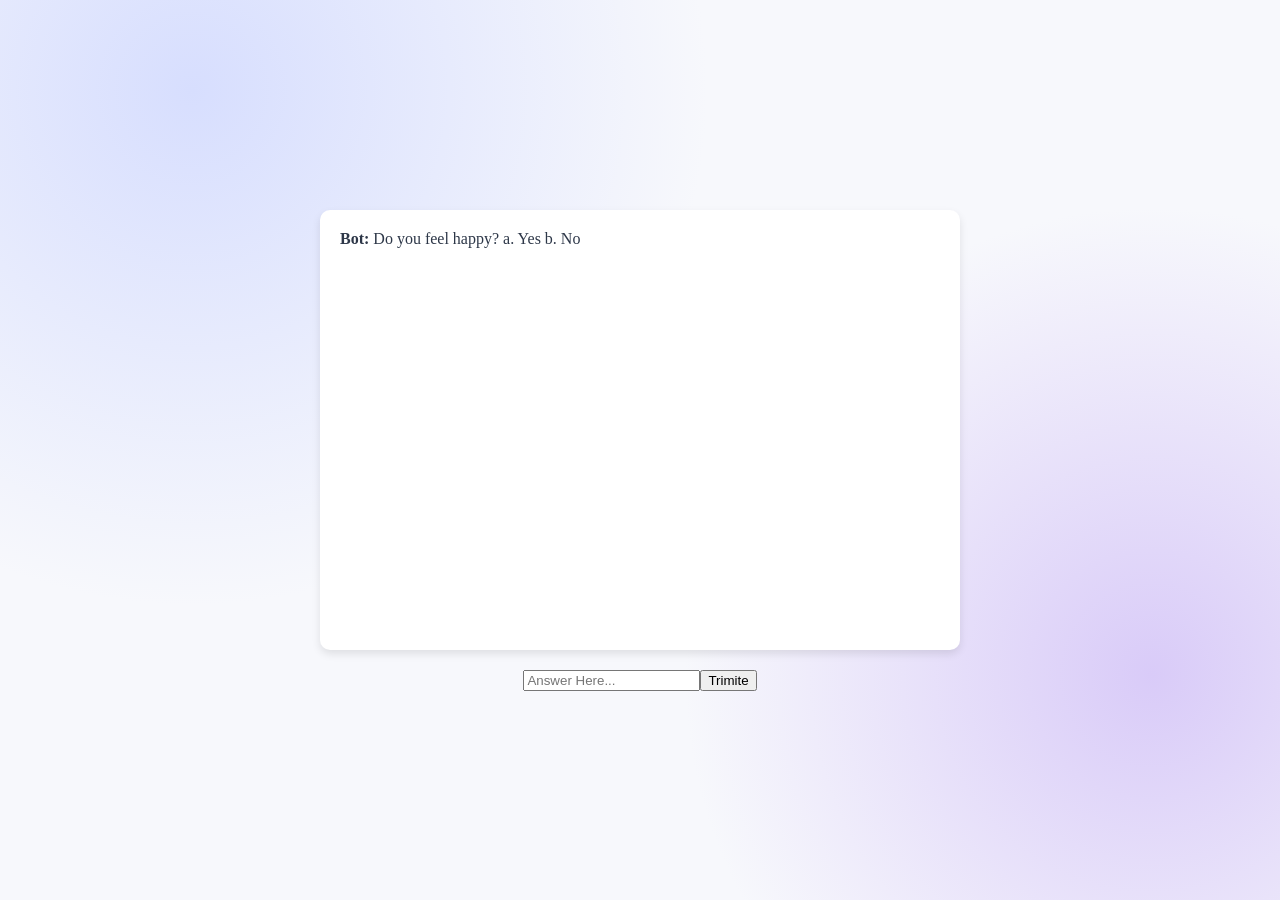
<file: chatbot.html>
<!DOCTYPE html>
<html lang="en">
<head>
    <meta charset="UTF-8">
    <meta name="viewport" content="width=device-width, initial-scale=1.0">
    <title>Chatbot</title>
    <link rel="stylesheet" href="chatbot.css">
</head>
<body>
    <div class="chat-container" id="chat-container">
    </div>
    <form id="chat-form">
        <input type="text" id="user-input" placeholder="Answer Here...">
        <button type="submit">Trimite</button>
    </form>
    <script src="chatbot.js"></script>
</body>
</html>
</file>
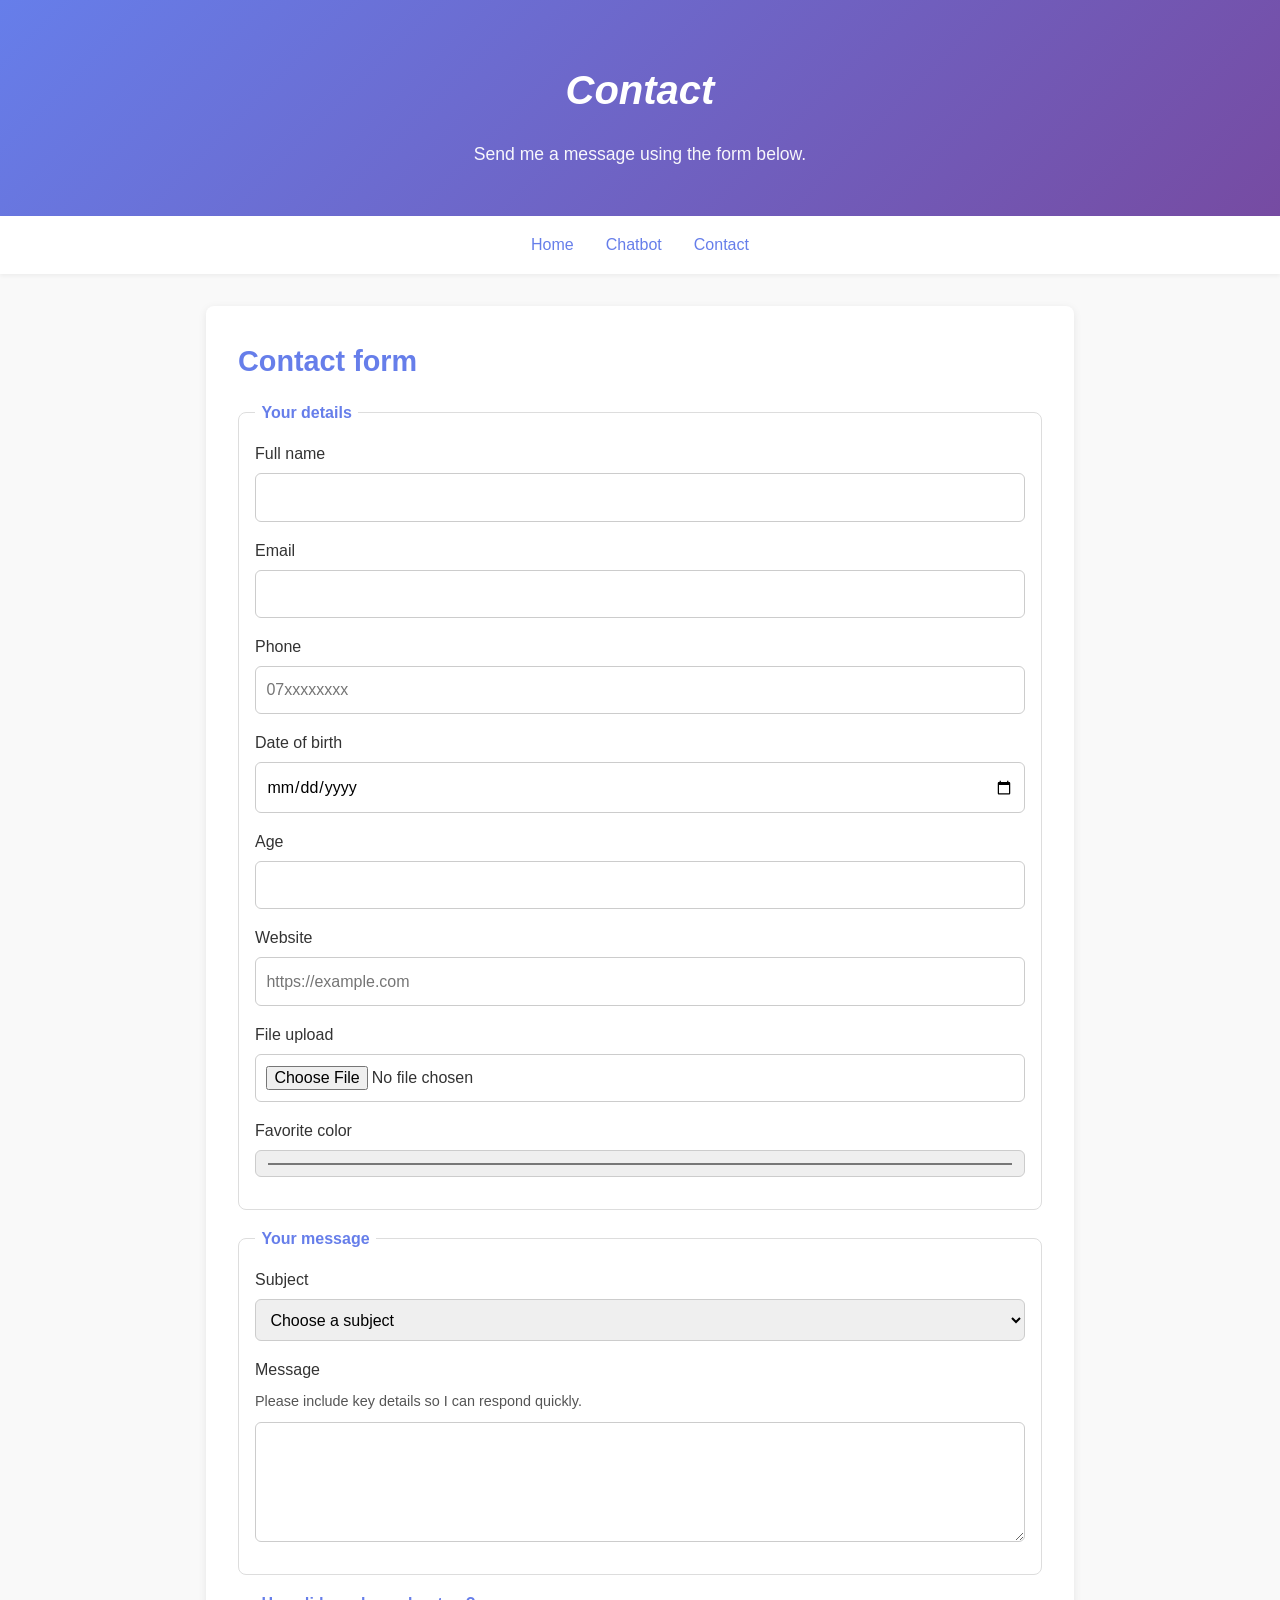
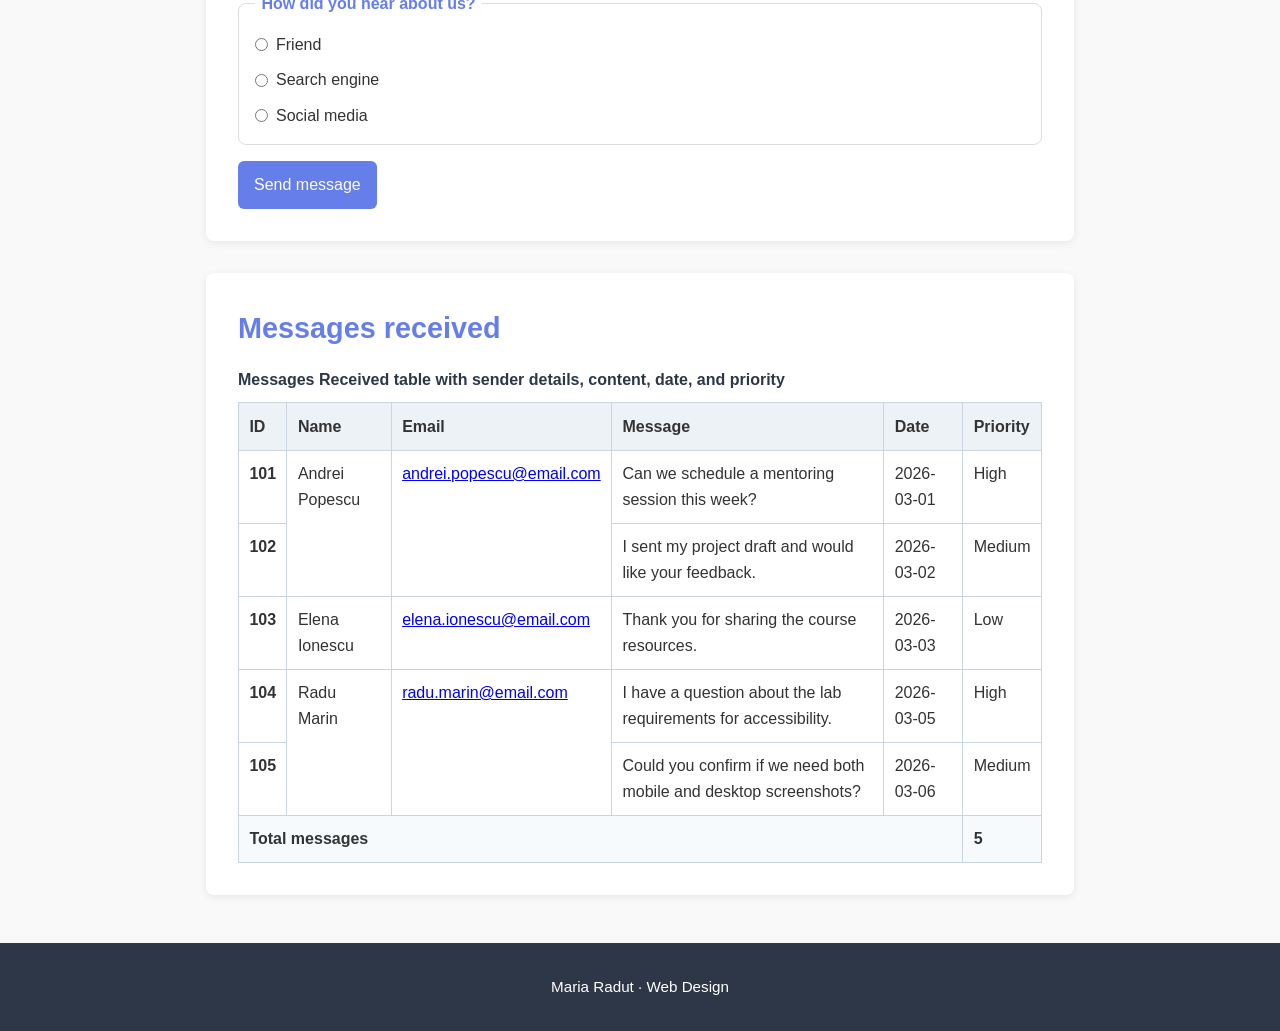
<file: contact.html>
<!DOCTYPE html>
<html lang="en">
<head>
  <meta charset="UTF-8">
  <meta name="viewport" content="width=device-width, initial-scale=1.0">
  <title>Contact - Maria Radut</title>
  <link rel="stylesheet" href="style.css">
</head>
<body>

  <a class="skip-link" href="#main-content">Skip to main content</a>

  <header>
    <h1>Contact</h1>
    <p>Send me a message using the form below.</p>
  </header>

  <nav aria-label="Main navigation">
    <ul>
      <li><a href="index.html">Home</a></li>
      <li><a href="chatbot.html">Chatbot</a></li>
      <li><a href="contact.html" aria-current="page">Contact</a></li>
    </ul>
  </nav>

  <main id="main-content">
    <section>
      <h2>Contact form</h2>

      <form id="contactForm" aria-label="Contact form" action="#" method="post" novalidate>
        <fieldset>
          <legend>Your details</legend>

          <div class="form-group">
            <label for="fullname">Full name</label>
            <input type="text" id="fullname" name="fullname" required>
          </div>

          <div class="form-group">
            <label for="email">Email</label>
            <input type="email" id="email" name="email" required>
          </div>

          <div class="form-group">
            <label for="phone">Phone</label>
            <input type="tel" id="phone" name="phone" placeholder="07xxxxxxxx" pattern="[0-9\s\-+]+" title="Digits, spaces, hyphens, or plus only">
          </div>

          <div class="form-group">
            <label for="dob">Date of birth</label>
            <input type="date" id="dob" name="dob" required>
          </div>

          <div class="form-group">
            <label for="age">Age</label>
            <input type="number" id="age" name="age" min="18" max="60" step="1" required>
          </div>

          <div class="form-group">
            <label for="website">Website</label>
            <input type="url" id="website" name="website" placeholder="https://example.com" required>
          </div>

          <div class="form-group">
            <label for="fileUpload">File upload</label>
            <input type="file" id="fileUpload" name="fileUpload" accept=".pdf,.docx" required>
          </div>

          <div class="form-group">
            <label for="favColor">Favorite color</label>
            <input type="color" id="favColor" name="favColor" required>
          </div>
        </fieldset>

        <fieldset>
          <legend>Your message</legend>

          <div class="form-group">
            <label for="subject">Subject</label>
            <select id="subject" name="subject" required>
              <option value="">Choose a subject</option>
              <option value="general">General inquiry</option>
              <option value="course">Course question</option>
              <option value="collaboration">Collaboration</option>
              <option value="other">Other</option>
            </select>
          </div>

          <div class="form-group">
            <label for="message">Message</label>
            <p id="message-help" class="helper-text">Please include key details so I can respond quickly.</p>
            <textarea id="message" name="message" aria-describedby="message-help" required></textarea>
          </div>
        </fieldset>

        <fieldset>
          <legend>How did you hear about us?</legend>

          <div class="radio-group">
            <div class="radio-item">
              <input type="radio" id="hear-friend" name="hear-about" value="friend" required>
              <label for="hear-friend">Friend</label>
            </div>

            <div class="radio-item">
              <input type="radio" id="hear-search" name="hear-about" value="search" required>
              <label for="hear-search">Search engine</label>
            </div>

            <div class="radio-item">
              <input type="radio" id="hear-social" name="hear-about" value="social" required>
              <label for="hear-social">Social media</label>
            </div>
          </div>
        </fieldset>

        <button type="submit">Send message</button>
      </form>
    </section>

    <section aria-labelledby="messages-heading">
      <h2 id="messages-heading">Messages received</h2>
      <table class="content-table">
        <caption>Messages Received table with sender details, content, date, and priority</caption>
        <thead>
          <tr>
            <th scope="col">ID</th>
            <th scope="col">Name</th>
            <th scope="col">Email</th>
            <th scope="col">Message</th>
            <th scope="col">Date</th>
            <th scope="col">Priority</th>
          </tr>
        </thead>
        <tbody>
          <tr>
            <th scope="row">101</th>
            <td rowspan="2">Andrei Popescu</td>
            <td rowspan="2"><a href="mailto:andrei.popescu@email.com">andrei.popescu@email.com</a></td>
            <td>Can we schedule a mentoring session this week?</td>
            <td>2026-03-01</td>
            <td>High</td>
          </tr>
          <tr>
            <th scope="row">102</th>
            <td>I sent my project draft and would like your feedback.</td>
            <td>2026-03-02</td>
            <td>Medium</td>
          </tr>
          <tr>
            <th scope="row">103</th>
            <td>Elena Ionescu</td>
            <td><a href="mailto:elena.ionescu@email.com">elena.ionescu@email.com</a></td>
            <td>Thank you for sharing the course resources.</td>
            <td>2026-03-03</td>
            <td>Low</td>
          </tr>
          <tr>
            <th scope="row">104</th>
            <td rowspan="2">Radu Marin</td>
            <td rowspan="2"><a href="mailto:radu.marin@email.com">radu.marin@email.com</a></td>
            <td>I have a question about the lab requirements for accessibility.</td>
            <td>2026-03-05</td>
            <td>High</td>
          </tr>
          <tr>
            <th scope="row">105</th>
            <td>Could you confirm if we need both mobile and desktop screenshots?</td>
            <td>2026-03-06</td>
            <td>Medium</td>
          </tr>
        </tbody>
        <tfoot>
          <tr>
            <th scope="row" colspan="5">Total messages</th>
            <td>5</td>
          </tr>
        </tfoot>
      </table>
    </section>
  </main>

  <footer>
    <p>Maria Radut · Web Design</p>
  </footer>

  <script src="contact.js"></script>

</body>
</html>
</file>
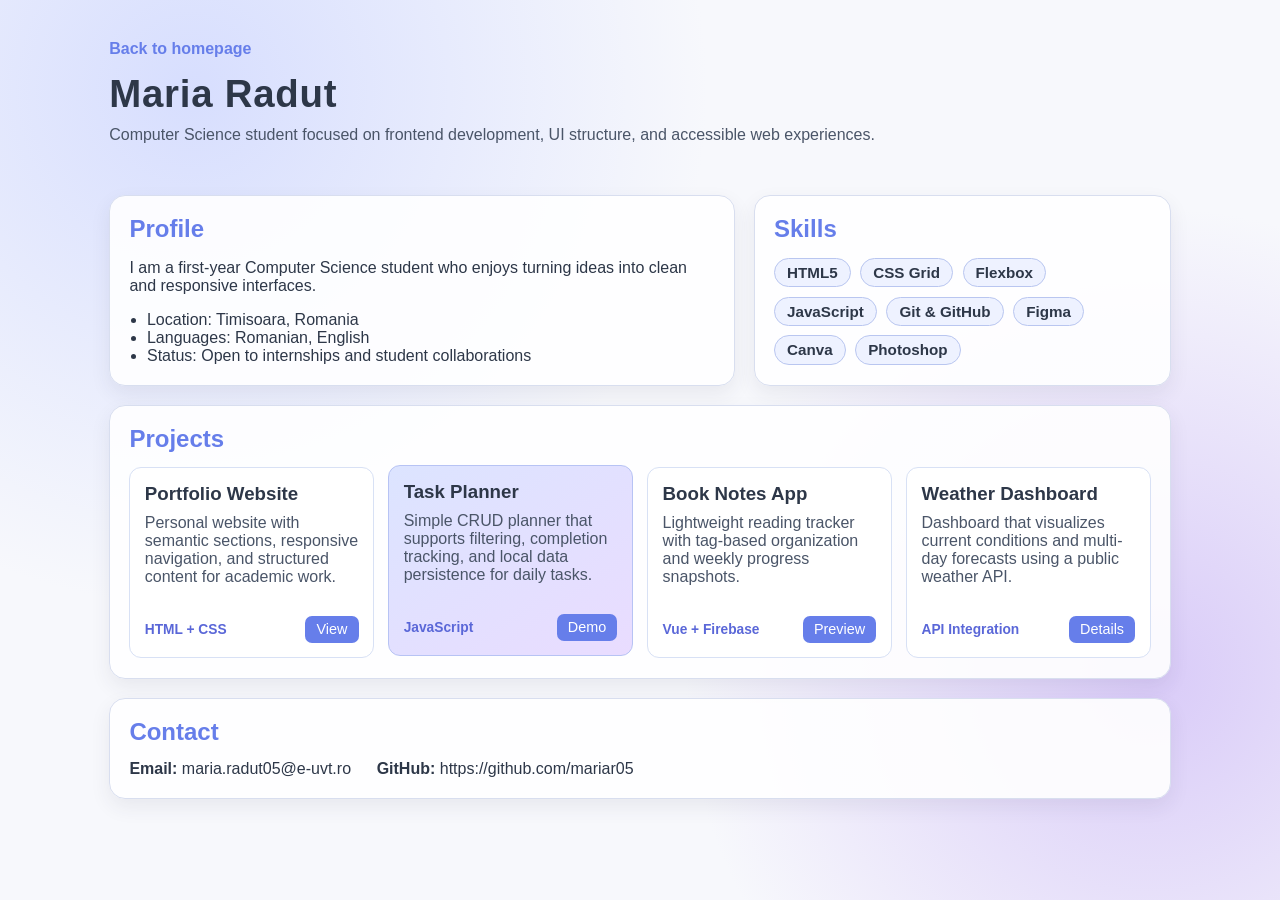
<file: cv.html>
<!DOCTYPE html>
<html lang="en">
<head>
	<meta charset="UTF-8">
	<meta name="viewport" content="width=device-width, initial-scale=1.0">
	<title>Maria Radut - CV</title>
	<link rel="stylesheet" href="cv.css">
</head>
<body class="cv-page">
	<header class="cv-header">
		<a class="home-link" href="index.html">Back to homepage</a>
		<h1>Maria Radut</h1>
		<p>Computer Science student focused on frontend development, UI structure, and accessible web experiences.</p>
	</header>

	<main class="cv-layout" aria-label="Curriculum vitae sections">
		<section class="cv-block profile" aria-labelledby="profile-heading">
			<h2 id="profile-heading">Profile</h2>
			<p>I am a first-year Computer Science student who enjoys turning ideas into clean and responsive interfaces.</p>
			<ul class="profile-highlights">
				<li>Location: Timisoara, Romania</li>
				<li>Languages: Romanian, English</li>
				<li>Status: Open to internships and student collaborations</li>
			</ul>
		</section>

		<section class="cv-block skills" aria-labelledby="skills-heading">
			<h2 id="skills-heading">Skills</h2>
			<div class="skill-list">
				<span>HTML5</span>
				<span>CSS Grid</span>
				<span>Flexbox</span>
				<span>JavaScript</span>
				<span>Git & GitHub</span>
				<span>Figma</span>
                <span>Canva</span>
                <span>Photoshop</span>
			</div>
		</section>

		<section class="cv-block projects" aria-labelledby="projects-heading">
			<h2 id="projects-heading">Projects</h2>
			<div class="project-cards">
				<article class="project-card">
					<h3>Portfolio Website</h3>
					<p>Personal website with semantic sections, responsive navigation, and structured content for academic work.</p>
					<div class="card-footer">
						<span>HTML + CSS</span>
						<a href="index.html">View</a>
					</div>
				</article>

				<article class="project-card featured">
					<h3>Task Planner</h3>
					<p>Simple CRUD planner that supports filtering, completion tracking, and local data persistence for daily tasks.</p>
					<div class="card-footer">
						<span>JavaScript</span>
						<a href="#">Demo</a>
					</div>
				</article>

				<article class="project-card">
					<h3>Book Notes App</h3>
					<p>Lightweight reading tracker with tag-based organization and weekly progress snapshots.</p>
					<div class="card-footer">
						<span>Vue + Firebase</span>
						<a href="#">Preview</a>
					</div>
				</article>

				<article class="project-card">
					<h3>Weather Dashboard</h3>
					<p>Dashboard that visualizes current conditions and multi-day forecasts using a public weather API.</p>
					<div class="card-footer">
						<span>API Integration</span>
						<a href="#">Details</a>
					</div>
				</article>
			</div>
		</section>

		<section class="cv-block contact" aria-labelledby="contact-heading">
			<h2 id="contact-heading">Contact</h2>
			<div class="contact-items">
				<p><strong>Email:</strong> maria.radut05@e-uvt.ro</p>
				<p><strong>GitHub:</strong> https://github.com/mariar05</p>
			</div>
		</section>
	</main>
</body>
</html>
</file>
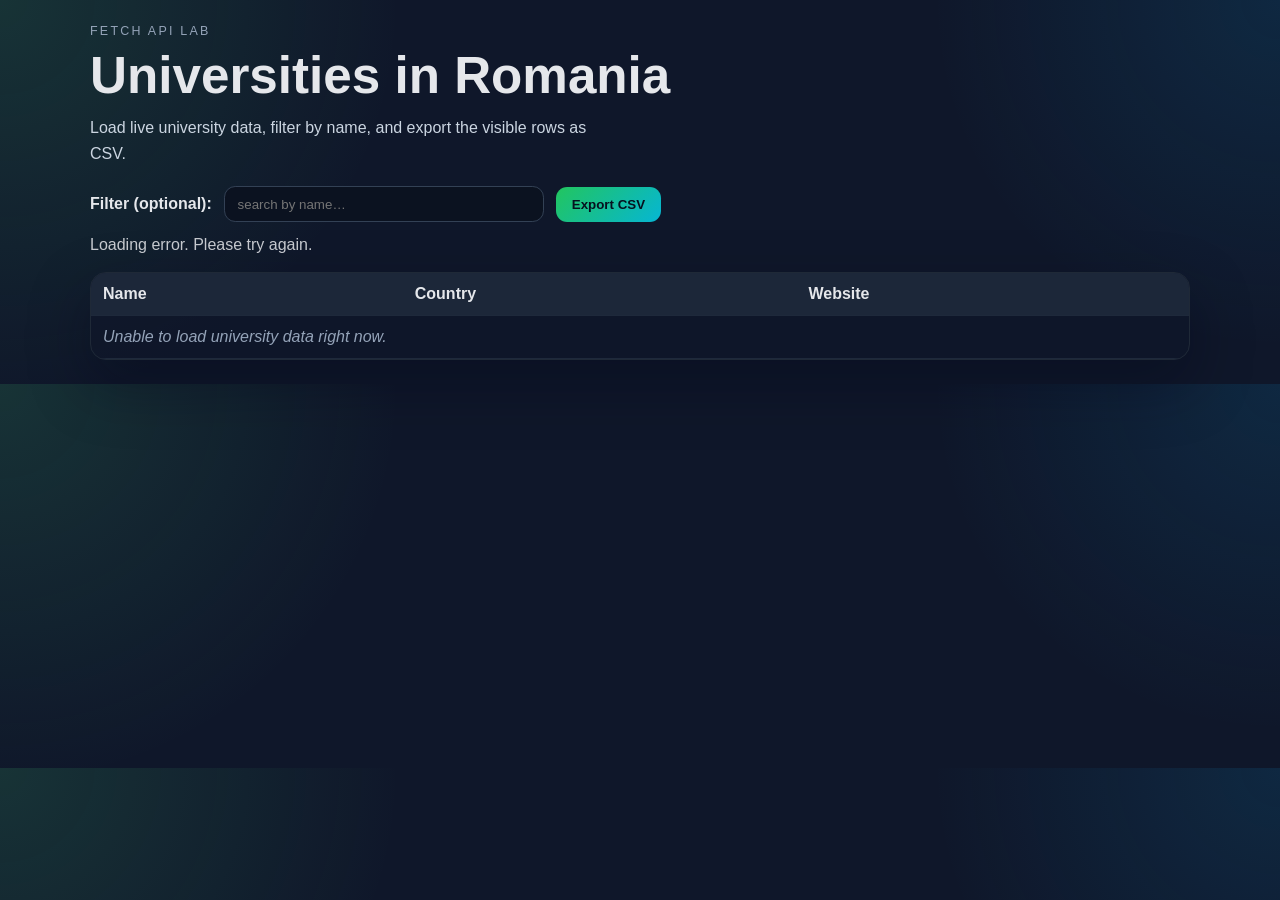
<file: universities.html>
<!DOCTYPE html>
<html lang="en">
<head>
  <meta charset="UTF-8">
  <meta name="viewport" content="width=device-width, initial-scale=1.0">
  <title>Universities in Romania</title>
  <link rel="stylesheet" href="universities.css">
  <script src="universities.js" defer></script>
</head>
<body>
  <main class="page-shell">
    <section class="hero" aria-labelledby="page-title">
      <p class="eyebrow">Fetch API lab</p>
      <h1 id="page-title">Universities in Romania</h1>
      <p class="intro">Load live university data, filter by name, and export the visible rows as CSV.</p>
    </section>

    <section class="controls" aria-label="University controls">
      <label for="q">Filter (optional):</label>
      <input id="q" type="search" placeholder="search by name…" autocomplete="off">
      <button id="exportCsv" type="button">Export CSV</button>
    </section>

    <div id="status" class="status" role="status" aria-live="polite"></div>

    <section class="table-wrap" aria-label="University results">
      <table>
        <thead>
          <tr>
            <th scope="col">Name</th>
            <th scope="col">Country</th>
            <th scope="col">Website</th>
          </tr>
        </thead>
        <tbody id="tbody"></tbody>
      </table>
    </section>
  </main>
</body>
</html>
</file>
<file: chatbot.css>
body {
    background:
    radial-gradient(circle at 15% 10%, #d7defe 0%, transparent 38%),
    radial-gradient(circle at 90% 75%, #d9cbf8 0%, transparent 35%),
    #f7f8fc;
  color: #2d3748;
    display: flex;
    justify-content: center;
    align-items: center;
    height: 100vh;
    margin: 0;
    flex-direction: column;
}

.chat-container {
    max-width: 600px;
    width: 80%;
    height: 400px;
    padding: 20px;
    background-color: #ffffff;
    border-radius: 10px;
    box-shadow: 0 4px 8px rgba(0, 0, 0, 0.1);
    margin-bottom: 20px;
    overflow-y: auto;
}

.message {
    margin-bottom: 10px;
}

#chat-form {
    display: flex;
}
</file>
<file: style.css>
* {
  margin: 0;
  padding: 0;
  box-sizing: border-box;
}

body {
  font-family: 'Segoe UI', Tahoma, Geneva, Verdana, sans-serif;
  line-height: 1.6;
  color: #333;
  background-color: #f9f9f9;
}

h1 {
  color: #1f6f8b;
  font-style: italic;
  padding: 10px;
}

.skip-link {
  position: absolute;
  left: 1rem;
  top: -100px;
  background-color: #2d3748;
  color: #fff;
  padding: 0.6rem 0.9rem;
  border-radius: 6px;
  text-decoration: none;
  z-index: 1000;
}

.skip-link:focus {
  top: 1rem;
}

header {
  background: linear-gradient(135deg, #667eea 0%, #764ba2 100%);
  color: white;
  padding: 3rem 2rem;
  text-align: center;
  box-shadow: 0 2px 8px rgba(0, 0, 0, 0.1);
}

header h1 {
  font-size: 2.5rem;
  margin-bottom: 0.5rem;
  color: #ffffff;
}

header p {
  font-size: 1.1rem;
  opacity: 0.95;
}

nav {
  background-color: white;
  padding: 1rem;
  box-shadow: 0 2px 4px rgba(0, 0, 0, 0.05);
  position: sticky;
  top: 0;
}

nav ul {
  list-style: none;
  display: flex;
  justify-content: center;
  gap: 2rem;
  flex-wrap: wrap;
}

nav a {
  text-decoration: none;
  color: #667eea;
  font-weight: 500;
  transition: color 0.3s ease;
}

nav a:hover {
  color: #764ba2;
}

main {
  max-width: 900px;
  margin: 2rem auto;
  padding: 0 1rem;
}

section {
  background: white;
  padding: 2rem;
  margin-bottom: 2rem;
  border-radius: 8px;
  box-shadow: 0 2px 8px rgba(0, 0, 0, 0.08);
}

section h2 {
  color: #667eea;
  margin-bottom: 1rem;
  font-size: 1.8rem;
}

section p {
  font-size: 1rem;
  line-height: 1.8;
}

form {
  display: grid;
  gap: 1rem;
}

fieldset {
  border: 1px solid #ddd;
  border-radius: 8px;
  padding: 1rem;
}

legend {
  font-weight: 600;
  color: #667eea;
  padding: 0 0.4rem;
}

.form-group {
  display: grid;
  gap: 0.4rem;
  margin-bottom: 1rem;
}

label {
  font-weight: 500;
}

input,
select,
textarea,
button {
  font: inherit;
}

input,
select,
textarea {
  width: 100%;
  padding: 0.65rem;
  border: 1px solid #ccc;
  border-radius: 6px;
}

textarea {
  min-height: 120px;
  resize: vertical;
}

.helper-text {
  font-size: 0.9rem;
  color: #555;
}

.radio-group {
  display: grid;
  gap: 0.6rem;
}

.radio-item {
  display: flex;
  align-items: center;
  gap: 0.5rem;
}

.radio-item input {
  width: auto;
}

button[type="submit"] {
  background-color: #667eea;
  color: white;
  border: none;
  border-radius: 6px;
  padding: 0.7rem 1rem;
  cursor: pointer;
  justify-self: start;
}

button[type="submit"]:hover {
  background-color: #764ba2;
}

#photo {
  text-align: center;
}

#photo img {
  width: 40%;
}

img {
  border-radius: 8px;
  box-shadow: 0 4px 12px rgba(0, 0, 0, 0.15);
  max-width: 100%;
  height: auto;
}

footer {
  background-color: #2d3748;
  color: white;
  text-align: center;
  padding: 2rem;
  margin-top: 3rem;
  font-size: 0.95rem;
}

.content-table {
  width: 100%;
  border-collapse: collapse;
  margin-top: 1rem;
  overflow-x: auto;
}

.content-table caption {
  text-align: left;
  font-weight: 600;
  color: #2d3748;
  margin-bottom: 0.6rem;
}

.content-table th,
.content-table td {
  border: 1px solid #cbd5e0;
  padding: 0.65rem;
  text-align: left;
  vertical-align: top;
}

.content-table thead th {
  background-color: #edf2f7;
}

.content-table tfoot th,
.content-table tfoot td {
  background-color: #f7fafc;
  font-weight: 600;
}

.content-table ul {
  margin: 0;
  padding-left: 1.2rem;
}

.skills-table {
  border-collapse: separate;
  border-spacing: 0;
  border-radius: 14px;
  overflow: hidden;
  box-shadow: 0 8px 18px rgba(28, 24, 46, 0.14);
}

.skills-table thead th {
  background: linear-gradient(180deg, #5f2bb3 0%, #5425a3 100%);
  color: #fff;
  text-align: left;
  text-transform: uppercase;
  letter-spacing: 0.14em;
  font-size: 0.98rem;
  padding: 0.75rem 1rem;
}

.skills-table .skill-category {
  background: linear-gradient(145deg, #7c45e5 0%, #632bd3 100%);
  color: #f7f4ff;
  font-weight: 700;
  font-size: 1.15rem;
  vertical-align: middle;
  min-width: 190px;
}

.skills-table tbody td {
  background-color: #ececf3;
  color: #171720;
  font-size: 1.05rem;
}

.skills-table tbody tr:nth-child(odd) td {
  background-color: #f5f4fa;
}

.skills-table tbody tr td.skill-good {
  background-color: #c9ecd6;
  color: #0f5d3e;
  font-weight: 700;
}

.skills-table tbody tr td.skill-improve {
  background-color: #ecd2d5;
  color: #7d1f28;
  font-weight: 700;
}

.skills-table tbody tr td.skill-plain {
  background-color: #f5f4fa;
  color: #171720;
  font-weight: 400;
}

.skills-table th,
.skills-table td {
  border: 1px solid #d7d4e3;
  padding: 0.7rem 1rem;
  line-height: 1.2;
}

.skills-table thead th {
  border-color: #5327a2;
}

#skills .lab4-note {
  display: none;
}

.project-table select {
  min-width: 100px;
}

.sr-only {
  position: absolute;
  width: 1px;
  height: 1px;
  padding: 0;
  margin: -1px;
  overflow: hidden;
  clip: rect(0, 0, 0, 0);
  white-space: nowrap;
  border: 0;
}

@media (max-width: 768px) {
  .content-table {
    display: block;
    overflow-x: auto;
  }
}
</file>
<file: cv.css>
* {
  box-sizing: border-box;
}

body.cv-page {
  margin: 0;
  min-height: 100vh;
  font-family: "Trebuchet MS", "Segoe UI", sans-serif;
  background:
    radial-gradient(circle at 15% 10%, #d7defe 0%, transparent 38%),
    radial-gradient(circle at 90% 75%, #d9cbf8 0%, transparent 35%),
    #f7f8fc;
  color: #2d3748;
}

.cv-header {
  max-width: 1100px;
  margin: 0 auto;
  padding: 2.5rem 1.2rem 1.2rem;
}

.home-link {
  display: inline-flex;
  align-items: center;
  text-decoration: none;
  color: #667eea;
  font-weight: 700;
  margin-bottom: 0.9rem;
}

.home-link:hover {
  text-decoration: underline;
}

.cv-header h1 {
  margin: 0;
  font-size: clamp(1.9rem, 3vw, 2.8rem);
  letter-spacing: 0.02em;
}

.cv-header p {
  margin-top: 0.6rem;
  max-width: 780px;
  color: #4a5568;
}

.cv-layout {
  max-width: 1100px;
  margin: 0 auto;
  padding: 1rem 1.2rem 2.5rem;
  display: grid;
  grid-template-columns: 1.2fr 0.8fr;
  grid-template-areas:
    "profile skills"
    "projects projects"
    "contact contact";
  gap: 1.2rem;
}

.cv-block {
  background-color: rgba(255, 255, 255, 0.9);
  border: 1px solid #d8deef;
  border-radius: 16px;
  padding: 1.2rem;
  box-shadow: 0 8px 20px rgba(45, 55, 72, 0.08);
}

.cv-block h2 {
  margin-top: 0;
  margin-bottom: 0.9rem;
  color: #667eea;
}

.profile {
  grid-area: profile;
}

.profile-highlights {
  margin: 0.9rem 0 0;
  padding-left: 1.1rem;
}

.skills {
  grid-area: skills;
}

.skill-list {
  display: flex;
  flex-wrap: wrap;
  gap: 0.6rem;
}

.skill-list span {
  border: 1px solid #b9c6f0;
  border-radius: 999px;
  padding: 0.32rem 0.75rem;
  background-color: #eef2ff;
  font-size: 0.95rem;
  font-weight: 600;
}

.projects {
  grid-area: projects;
}

.project-cards {
  display: grid;
  grid-template-columns: repeat(auto-fit, minmax(190px, 1fr));
  gap: 0.9rem;
}

.project-card {
  border: 1px solid #d8e1f5;
  border-radius: 12px;
  padding: 0.9rem;
  display: flex;
  flex-direction: column;
  justify-content: space-between;
  min-height: 190px;
  background-color: #ffffff;
}

.project-card h3 {
  margin-top: 0;
  margin-bottom: 0.55rem;
}

.project-card p {
  margin-top: 0;
  color: #4a5568;
  flex-grow: 1;
}

.project-card .card-footer {
  margin-top: 0.9rem;
  display: flex;
  justify-content: space-between;
  align-items: center;
  gap: 0.6rem;
}

.project-card .card-footer span {
  font-size: 0.86rem;
  color: #5a67d8;
  font-weight: 700;
}

.project-card .card-footer a {
  text-decoration: none;
  background-color: #667eea;
  color: #fff;
  border-radius: 7px;
  padding: 0.35rem 0.7rem;
  font-size: 0.9rem;
}

.project-card .card-footer a:hover {
  background-color: #764ba2;
}

.project-card.featured {
  background: linear-gradient(145deg, #dce4ff 0%, #e9dcff 100%);
  border-color: #b7c3f4;
  transform: translateY(-2px);
}

.contact {
  grid-area: contact;
}

.contact-items {
  display: flex;
  flex-wrap: wrap;
  gap: 0.9rem 1.6rem;
}

.contact-items p {
  margin: 0;
}

@media (max-width: 850px) {
  .cv-layout {
    grid-template-columns: 1fr;
    grid-template-areas:
      "profile"
      "skills"
      "projects"
      "contact";
  }
}
</file>
<file: universities.css>
body {
  margin: 0;
  padding: 24px;
  background:
    radial-gradient(circle at top left, rgba(74, 222, 128, 0.14), transparent 30%),
    radial-gradient(circle at top right, rgba(14, 165, 233, 0.12), transparent 26%),
    #0f172a;
  color: #e5e7eb;
  font-family: Arial, Helvetica, sans-serif;
}

.page-shell {
  max-width: 1100px;
  margin: 0 auto;
}

.hero {
  margin-bottom: 20px;
}

.eyebrow {
  margin: 0 0 8px;
  text-transform: uppercase;
  letter-spacing: 0.18em;
  font-size: 0.78rem;
  color: #94a3b8;
}

h1 {
  margin: 0;
  font-size: clamp(2rem, 4vw, 3.25rem);
}

.intro {
  margin: 10px 0 0;
  max-width: 60ch;
  color: #cbd5e1;
  line-height: 1.6;
}

.controls {
  display: flex;
  flex-wrap: wrap;
  gap: 12px;
  align-items: center;
  margin: 20px 0 14px;
}

.controls label {
  font-weight: 700;
}

input {
  min-width: min(100%, 320px);
  padding: 0.6rem 0.8rem;
  border-radius: 0.7rem;
  border: 1px solid #334155;
  background: #0b1220;
  color: #e5e7eb;
}

button {
  padding: 0.62rem 1rem;
  border: 0;
  border-radius: 0.7rem;
  background: linear-gradient(135deg, #22c55e, #06b6d4);
  color: #06111f;
  font-weight: 700;
  cursor: pointer;
}

button:hover {
  filter: brightness(1.05);
}

.status {
  opacity: 0.85;
  margin: 0 0 12px;
  min-height: 1.5em;
}

.table-wrap {
  overflow-x: auto;
  border: 1px solid #1f2937;
  border-radius: 16px;
  background: rgba(15, 23, 42, 0.78);
  box-shadow: 0 24px 60px rgba(2, 6, 23, 0.35);
}

table {
  width: 100%;
  border-collapse: collapse;
  margin-top: 0;
  background: transparent;
}

th,
td {
  padding: 0.75rem;
  border-bottom: 1px solid #1e293b;
  text-align: left;
  vertical-align: top;
}

th {
  background: rgba(30, 41, 59, 0.92);
  position: sticky;
  top: 0;
  z-index: 1;
}

tbody tr:hover {
  background: rgba(30, 41, 59, 0.35);
}

td a {
  color: #a7f3d0;
  text-decoration: none;
  word-break: break-word;
}

td a:hover {
  text-decoration: underline;
}

.empty {
  color: #94a3b8;
  font-style: italic;
}

@media (max-width: 640px) {
  body {
    padding: 16px;
  }

  .controls {
    align-items: stretch;
  }

  button {
    width: 100%;
  }
}
</file>
